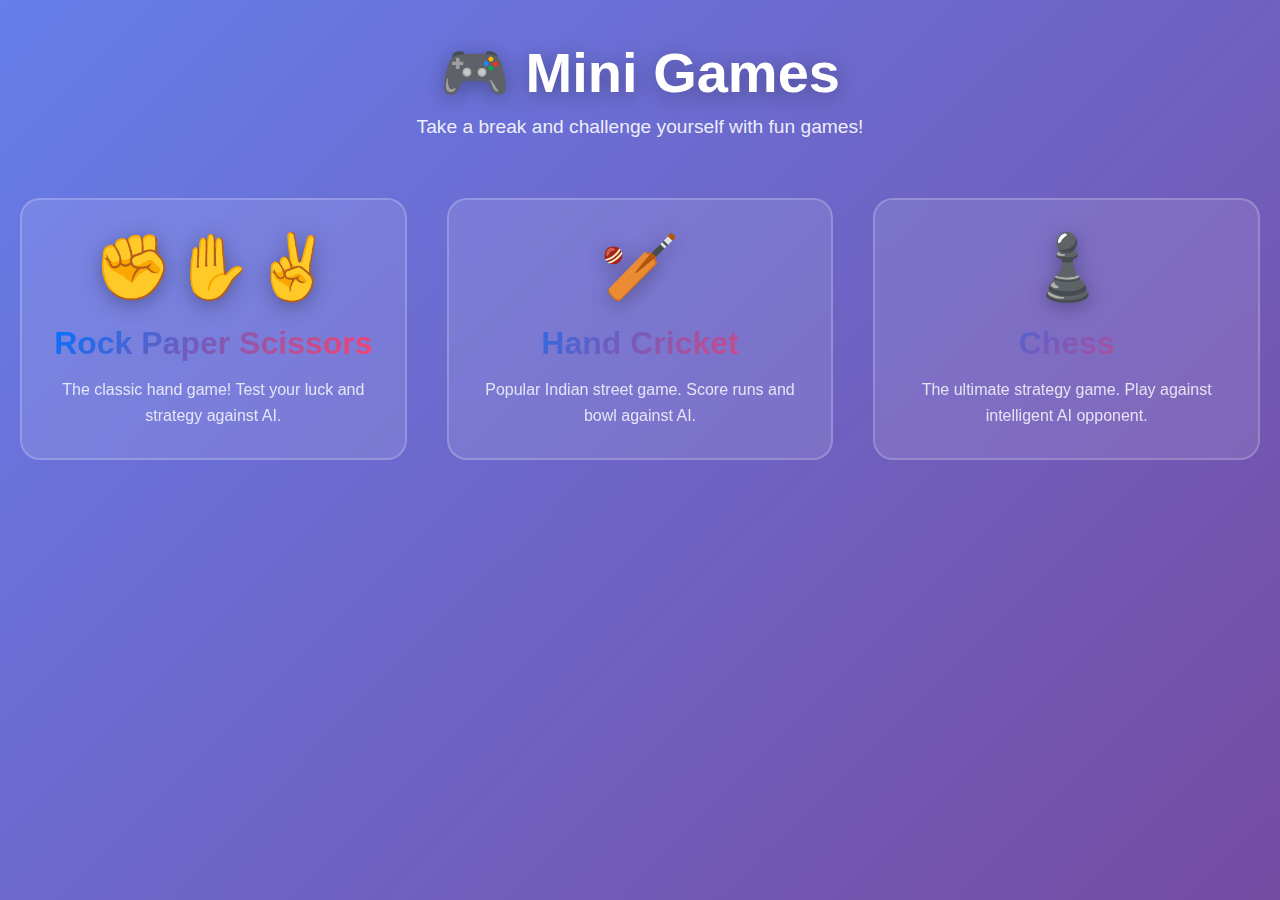
<file: index.html>
<!DOCTYPE html>
<html lang="en">
<head>
    <meta charset="UTF-8">
    <meta name="viewport" content="width=device-width, initial-scale=1.0">
    <title>EpicScholar - Mini Games</title>
    <style>
        * {
            margin: 0;
            padding: 0;
            box-sizing: border-box;
        }

        body {
            font-family: 'Segoe UI', Tahoma, Geneva, Verdana, sans-serif;
            background: linear-gradient(135deg, #667eea 0%, #764ba2 100%);
            min-height: 100vh;
            overflow-x: hidden;
        }

        .container {
            max-width: 1400px;
            margin: 0 auto;
            padding: 40px 20px;
        }

        .header {
            text-align: center;
            margin-bottom: 60px;
            animation: fadeInDown 0.8s ease;
        }

        .header h1 {
            font-size: 3.5rem;
            color: white;
            text-shadow: 0 4px 20px rgba(0, 0, 0, 0.3);
            margin-bottom: 10px;
        }

        .header p {
            font-size: 1.2rem;
            color: rgba(255, 255, 255, 0.9);
        }

        /* Game Selection Grid */
        .games-grid {
            display: grid;
            grid-template-columns: repeat(auto-fit, minmax(350px, 1fr));
            gap: 40px;
            margin-bottom: 40px;
        }

        .game-card {
            background: rgba(255, 255, 255, 0.1);
            backdrop-filter: blur(10px);
            border-radius: 20px;
            padding: 30px;
            cursor: pointer;
            transition: all 0.4s ease;
            border: 2px solid rgba(255, 255, 255, 0.2);
            position: relative;
            overflow: hidden;
            animation: fadeInUp 0.8s ease;
        }

        .game-card::before {
            content: '';
            position: absolute;
            top: 0;
            left: -100%;
            width: 100%;
            height: 100%;
            background: linear-gradient(135deg, #0072ff, #ff416c);
            opacity: 0;
            transition: all 0.4s ease;
            z-index: -1;
        }

        .game-card:hover::before {
            left: 0;
            opacity: 0.3;
        }

        .game-card:hover {
            transform: translateY(-10px);
            box-shadow: 0 20px 40px rgba(0, 0, 0, 0.3);
            border-color: #ff416c;
        }

        .game-icon {
            font-size: 4rem;
            text-align: center;
            margin-bottom: 20px;
            filter: drop-shadow(0 4px 10px rgba(0, 0, 0, 0.3));
        }

        .game-card h2 {
            color: white;
            font-size: 2rem;
            text-align: center;
            margin-bottom: 15px;
            background: linear-gradient(135deg, #0072ff, #ff416c);
            -webkit-background-clip: text;
            -webkit-text-fill-color: transparent;
            background-clip: text;
        }

        .game-card p {
            color: rgba(255, 255, 255, 0.8);
            text-align: center;
            font-size: 1rem;
            line-height: 1.6;
        }

        /* Game Detail View */
        .game-detail {
            display: none;
            animation: slideIn 0.5s ease;
        }

        .game-detail.active {
            display: flex;
            gap: 40px;
            align-items: flex-start;
        }

        .back-button {
            background: linear-gradient(135deg, #0072ff, #ff416c);
            color: white;
            border: none;
            padding: 12px 30px;
            border-radius: 50px;
            font-size: 1rem;
            cursor: pointer;
            margin-bottom: 30px;
            display: inline-flex;
            align-items: center;
            gap: 10px;
            transition: all 0.3s ease;
            box-shadow: 0 4px 15px rgba(0, 0, 0, 0.2);
        }

        .back-button:hover {
            transform: scale(1.05);
            box-shadow: 0 6px 20px rgba(0, 0, 0, 0.3);
        }

        .game-image-section {
            flex: 1;
            background: rgba(255, 255, 255, 0.1);
            backdrop-filter: blur(10px);
            border-radius: 20px;
            padding: 40px;
            border: 2px solid rgba(255, 255, 255, 0.2);
            text-align: center;
        }

        .game-image {
            font-size: 15rem;
            margin-bottom: 20px;
            filter: drop-shadow(0 10px 30px rgba(0, 0, 0, 0.4));
        }

        .game-image-section h2 {
            color: white;
            font-size: 2.5rem;
            background: linear-gradient(135deg, #0072ff, #ff416c);
            -webkit-background-clip: text;
            -webkit-text-fill-color: transparent;
            background-clip: text;
        }

        .rules-section {
            flex: 1;
            background: rgba(255, 255, 255, 0.1);
            backdrop-filter: blur(10px);
            border-radius: 20px;
            padding: 40px;
            border: 2px solid rgba(255, 255, 255, 0.2);
            max-height: 600px;
            overflow-y: auto;
            position: relative;
        }

        .rules-section::-webkit-scrollbar {
            width: 10px;
        }

        .rules-section::-webkit-scrollbar-track {
            background: rgba(255, 255, 255, 0.1);
            border-radius: 10px;
        }

        .rules-section::-webkit-scrollbar-thumb {
            background: linear-gradient(135deg, #0072ff, #ff416c);
            border-radius: 10px;
        }

        .rules-section h3 {
            color: white;
            font-size: 1.8rem;
            margin-bottom: 20px;
            background: linear-gradient(135deg, #0072ff, #ff416c);
            -webkit-background-clip: text;
            -webkit-text-fill-color: transparent;
            background-clip: text;
        }

        .rules-section ul {
            list-style: none;
            margin-bottom: 30px;
        }

        .rules-section li {
            color: rgba(255, 255, 255, 0.9);
            font-size: 1.05rem;
            margin-bottom: 15px;
            padding-left: 30px;
            position: relative;
            line-height: 1.6;
        }

        .rules-section li::before {
            content: '▸';
            position: absolute;
            left: 0;
            color: #ff416c;
            font-size: 1.5rem;
        }

        .play-button {
            background: linear-gradient(135deg, #0072ff, #ff416c);
            color: white;
            border: none;
            padding: 18px 50px;
            border-radius: 50px;
            font-size: 1.2rem;
            font-weight: bold;
            cursor: pointer;
            width: 100%;
            margin-top: 20px;
            transition: all 0.3s ease;
            box-shadow: 0 6px 20px rgba(0, 0, 0, 0.3);
            text-transform: uppercase;
            letter-spacing: 1px;
        }

        .play-button:hover {
            transform: scale(1.05);
            box-shadow: 0 8px 30px rgba(0, 0, 0, 0.4);
        }

        @keyframes fadeInDown {
            from {
                opacity: 0;
                transform: translateY(-30px);
            }
            to {
                opacity: 1;
                transform: translateY(0);
            }
        }

        @keyframes fadeInUp {
            from {
                opacity: 0;
                transform: translateY(30px);
            }
            to {
                opacity: 1;
                transform: translateY(0);
            }
        }

        @keyframes slideIn {
            from {
                opacity: 0;
                transform: translateX(30px);
            }
            to {
                opacity: 1;
                transform: translateX(0);
            }
        }

        @media (max-width: 968px) {
            .game-detail.active {
                flex-direction: column;
            }

            .header h1 {
                font-size: 2.5rem;
            }

            .games-grid {
                grid-template-columns: 1fr;
            }
        }
    </style>
</head>
<body>
    <div class="container">
        <div class="header">
            <h1>🎮 Mini Games</h1>
            <p>Take a break and challenge yourself with fun games!</p>
        </div>

        <!-- Game Selection Grid -->
        <div id="gameSelection" class="games-grid">
            <div class="game-card" onclick="showGameDetail('rps')">
                <div class="game-icon">✊✋✌️</div>
                <h2>Rock Paper Scissors</h2>
                <p>The classic hand game! Test your luck and strategy against AI.</p>
            </div>

            <div class="game-card" onclick="showGameDetail('cricket')">
                <div class="game-icon">🏏</div>
                <h2>Hand Cricket</h2>
                <p>Popular Indian street game. Score runs and bowl against AI.</p>
            </div>

            <div class="game-card" onclick="showGameDetail('chess')">
                <div class="game-icon">♟️</div>
                <h2>Chess</h2>
                <p>The ultimate strategy game. Play against intelligent AI opponent.</p>
            </div>
        </div>

        <!-- Game Detail Views -->
        <div id="rpsDetail" class="game-detail">
            <div style="width: 100%;">
                <button class="back-button" onclick="backToSelection()">← Back to Games</button>
                <div style="display: flex; gap: 40px; align-items: flex-start;">
                    <div class="game-image-section">
                        <div class="game-image">✊✋✌️</div>
                        <h2>Rock Paper Scissors</h2>
                    </div>
                    <div class="rules-section">
                        <h3>How to Play</h3>
                        <ul>
                            <li>Choose between Rock, Paper, or Scissors</li>
                            <li>The AI will make its choice simultaneously</li>
                            <li>Rock beats Scissors</li>
                            <li>Scissors beats Paper</li>
                            <li>Paper beats Rock</li>
                            <li>First to win 5 rounds is the champion!</li>
                        </ul>
                        <h3>Game Rules</h3>
                        <ul>
                            <li>Each round is independent of previous results</li>
                            <li>Quick decision-making is encouraged</li>
                            <li>Try to predict AI patterns for strategic advantage</li>
                            <li>Best of luck beats best of strategy!</li>
                        </ul>
                        <button class="play-button" onclick="startGame('rps.html')">🎮 Start Playing with AI</button>
                    </div>
                </div>
            </div>
        </div>

        <div id="cricketDetail" class="game-detail">
            <div style="width: 100%;">
                <button class="back-button" onclick="backToSelection()">← Back to Games</button>
                <div style="display: flex; gap: 40px; align-items: flex-start;">
                    <div class="game-image-section">
                        <div class="game-image">🏏</div>
                        <h2>Hand Cricket</h2>
                    </div>
                    <div class="rules-section">
                        <h3>How to Play</h3>
                        <ul>
                            <li>Choose a number from 1 to 6 with your hand</li>
                            <li>When batting: Your number becomes your runs</li>
                            <li>When bowling: Try to match opponent's number to get them out</li>
                            <li>If both show same number, batsman is OUT!</li>
                            <li>Each team gets one innings to score maximum runs</li>
                        </ul>
                        <h3>Game Rules</h3>
                        <ul>
                            <li>Toss decides who bats first</li>
                            <li>Batting team tries to score as many runs as possible</li>
                            <li>One wicket per innings - get out and innings ends</li>
                            <li>Bowling team tries to match the batsman's number</li>
                            <li>Chase the target in second innings to win</li>
                            <li>Strategic number selection is key to winning</li>
                        </ul>
                        <button class="play-button" onclick="startGame('handcricket.html')">🎮 Start Playing with AI</button>
                    </div>
                </div>
            </div>
        </div>

        <div id="chessDetail" class="game-detail">
            <div style="width: 100%;">
                <button class="back-button" onclick="backToSelection()">← Back to Games</button>
                <div style="display: flex; gap: 40px; align-items: flex-start;">
                    <div class="game-image-section">
                        <div class="game-image">♟️</div>
                        <h2>Chess</h2>
                    </div>
                    <div class="rules-section">
                        <h3>How to Play</h3>
                        <ul>
                            <li>Click on a piece to select it</li>
                            <li>Valid moves will be highlighted</li>
                            <li>Click on a highlighted square to move</li>
                            <li>Capture opponent pieces by moving to their square</li>
                            <li>Protect your King at all costs!</li>
                        </ul>
                        <h3>Game Rules</h3>
                        <ul>
                            <li>Each piece moves in specific patterns</li>
                            <li>Pawns move forward, capture diagonally</li>
                            <li>Knights move in L-shape (2+1 squares)</li>
                            <li>Bishops move diagonally any distance</li>
                            <li>Rooks move horizontally/vertically any distance</li>
                            <li>Queen combines Bishop and Rook movements</li>
                            <li>King moves one square in any direction</li>
                            <li>Goal: Checkmate opponent's King</li>
                            <li>Checkmate = King under attack with no escape</li>
                            <li>Special moves: Castling, En Passant, Pawn Promotion</li>
                        </ul>
                        <button class="play-button" onclick="startGame('chess.html')">🎮 Start Playing with AI</button>
                    </div>
                </div>
            </div>
        </div>
    </div>

    <script>
        function showGameDetail(game) {
            // Hide game selection
            document.getElementById('gameSelection').style.display = 'none';
            
            // Hide all game details
            document.querySelectorAll('.game-detail').forEach(detail => {
                detail.classList.remove('active');
            });
            
            // Show selected game detail
            const detailId = game + 'Detail';
            document.getElementById(detailId).classList.add('active');
            
            // Scroll to top
            window.scrollTo({ top: 0, behavior: 'smooth' });
        }

        function backToSelection() {
            // Hide all game details
            document.querySelectorAll('.game-detail').forEach(detail => {
                detail.classList.remove('active');
            });
            
            // Show game selection
            document.getElementById('gameSelection').style.display = 'grid';
            
            // Scroll to top
            window.scrollTo({ top: 0, behavior: 'smooth' });
        }

        function startGame(gameFile) {
            // Navigate to the game file
            window.location.href = gameFile;
        }
    </script>
</body>
</html>
</file>
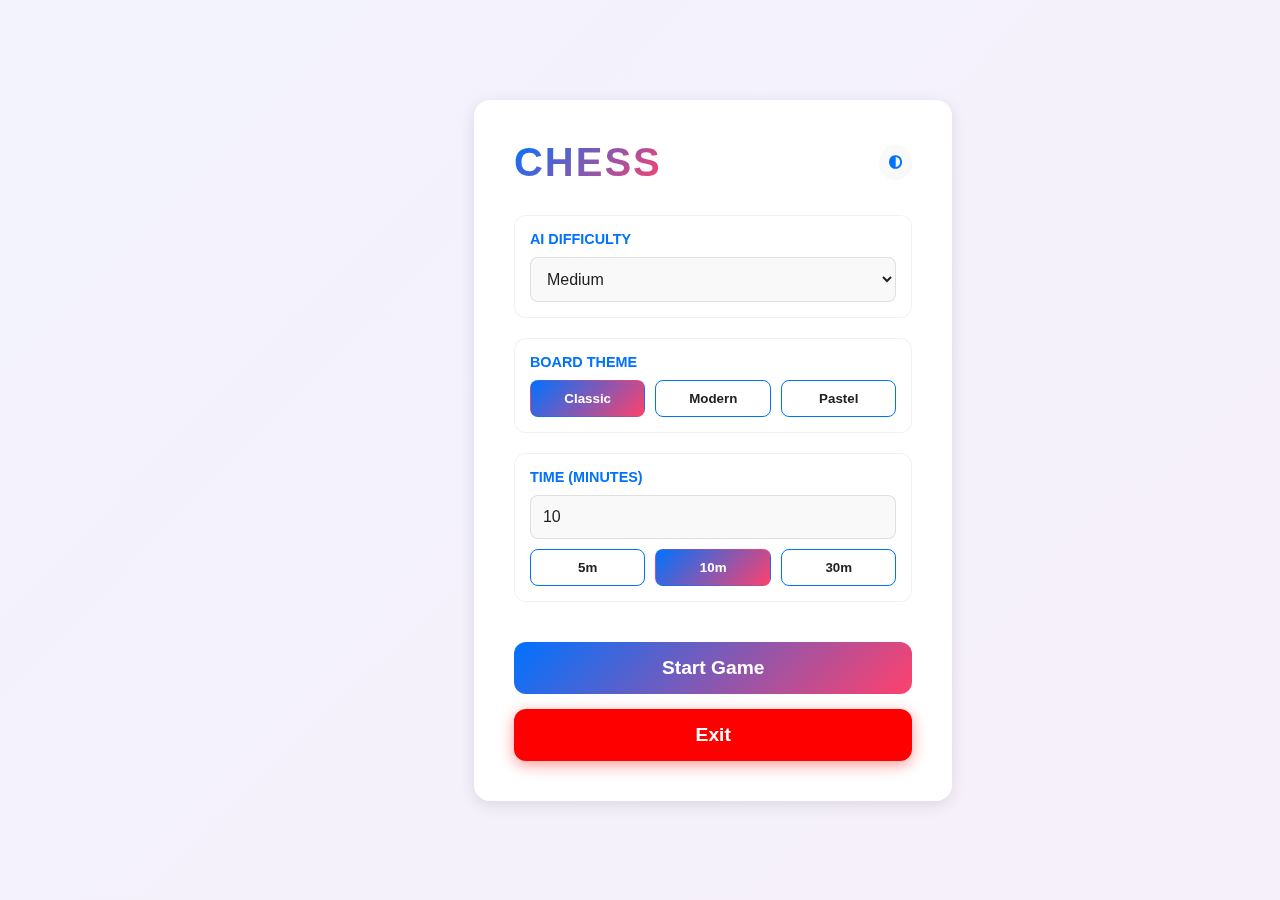
<file: chess.html>
<!DOCTYPE html>
<html lang="en">
<head>
  <meta charset="UTF-8" />
  <meta name="viewport" content="width=device-width, initial-scale=1.0" />
  <title>CHESS - Menu</title>
  <link rel="stylesheet" href="https://cdnjs.cloudflare.com/ajax/libs/font-awesome/6.5.0/css/all.min.css">
  <link rel="stylesheet" href="chess.css">
</head>
<body class="light">
    <div class="background-animation"></div>

    <div class="start-screen visible">
        <div class="setup-card hover-pop">
            <div class="card-header">
                <h1 class="logo-title">CHESS</h1>
                <button class="btn theme-toggle-btn icon-only" onclick="toggleTheme()" title="Switch Theme">
                    <i class="fas fa-adjust"></i>
                </button>
            </div>
            
            <!-- AI Difficulty -->
            <div class="setting-group hover-pop">
                <label>AI Difficulty</label>
                <select id="ai-difficulty" class="ios-select">
                    <option value="1">Easy</option>
                    <option value="2" selected>Medium</option>
                    <option value="3">Hard</option>
                </select>
            </div>

            <!-- Theme -->
            <div class="setting-group hover-pop">
                <label>Board Theme</label>
                <div class="theme-options">
                    <button class="theme-btn active" data-theme="classic" onclick="selectTheme('classic')">Classic</button>
                    <button class="theme-btn" data-theme="modern" onclick="selectTheme('modern')">Modern</button>
                    <button class="theme-btn" data-theme="pastel" onclick="selectTheme('pastel')">Pastel</button>
                </div>
            </div>

            <!-- Timer -->
            <div class="setting-group hover-pop">
                <label>Time (Minutes)</label>
                <input type="number" id="game-time" class="ios-input" value="10" min="1" max="60">
                <div class="timer-presets">
                    <button class="timer-btn" onclick="setTimer(5)">5m</button>
                    <button class="timer-btn active" onclick="setTimer(10)">10m</button>
                    <button class="timer-btn" onclick="setTimer(30)">30m</button>
                </div>
            </div>

            <button class="start-btn hover-pop" onclick="startGame()">
                Start Game
            </button>
            
            <!-- Visual-only Exit Button -->
            <button class="fake-exit-btn hover-pop">
                Exit
            </button>
        </div>
    </div>

    <script src="chess.js"></script>
</body>
</html>
</file>
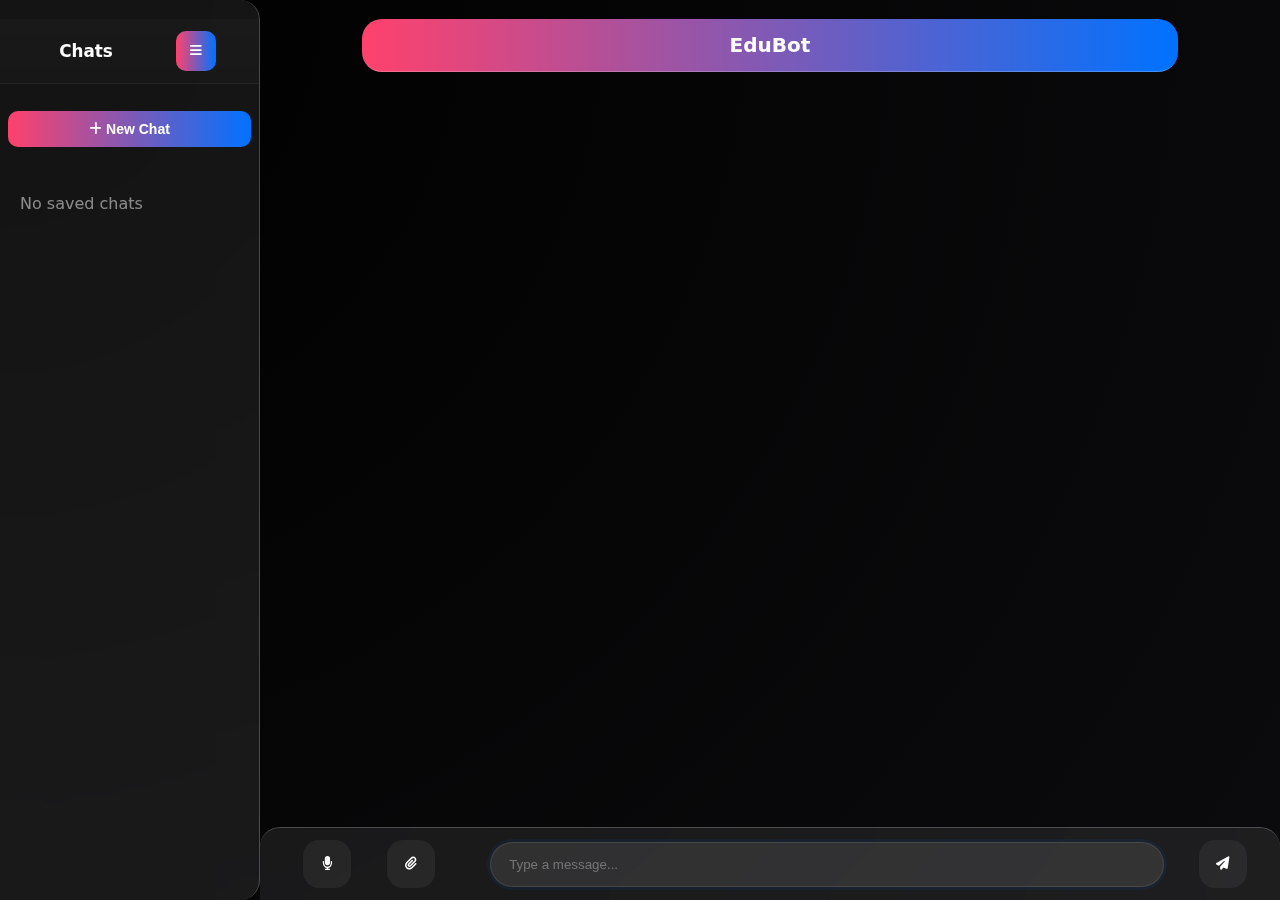
<file: edubot.html>
<!DOCTYPE html>
<html lang="en">
<head>
<meta charset="utf-8" />
<meta name="viewport" content="width=device-width,initial-scale=1" />
<title>EpicScholar EduBot</title>
<link rel="stylesheet" href="https://cdnjs.cloudflare.com/ajax/libs/font-awesome/6.5.2/css/all.min.css"/>
<style>
/* ===========================
   ROOT + GLOBAL
=========================== */
:root {
  --grad: linear-gradient(90deg, #ff416c, #0072ff);
  --glass: rgba(255, 255, 255, 0.08);
  --border: rgba(255, 255, 255, 0.22);
  --blur: 16px;
}

* {
  box-sizing: border-box;
}

body {
  margin: 0;
  font-family: "Poppins", system-ui, -apple-system, "Segoe UI", Roboto, "Helvetica Neue", Arial;
  height: 100vh;
  display: flex;
  background: radial-gradient(circle at top left, #000, #0b0b0d);
  color: #fff;
  overflow: hidden;
}

/* ===========================
   SIDEBAR
=========================== */
.sidebar {
  width: 260px;
  min-width: 60px;
  background: var(--glass);
  border-right: 1px solid var(--border);
  backdrop-filter: blur(var(--blur));
  display: flex;
  flex-direction: column;
  transition: width .32s ease;
  border-radius: 0 20px 20px 0;
}

.sidebar.min {
  width: 60px;
}

.sidebar header {
  display: flex;
  align-items: center;
  justify-content: space-between;
  padding: 12px 14px;
  border-bottom: 1px solid rgba(255,255,255,0.04);
  background: linear-gradient(180deg, rgba(255,255,255,0.02), rgba(255,255,255,0.01));
}

.sidebar .title {
  font-weight: 700;
  font-size: 1.05rem;
  margin-left: 6px;
}

.hambtn {
  width: 40px;
  height: 40px;
  border-radius: 10px;
  border: none;
  background: var(--grad);
  display: flex;
  align-items: center;
  justify-content: center;
  color: white;
  cursor: pointer;
}

.new-chat-btn {
  width: calc(100% - 16px);
  padding: 10px 8px;
  margin: 8px;
  border: none;
  border-radius: 10px;
  background: var(--grad);
  color: white;
  font-weight: 600;
  cursor: pointer;
  transition: transform .2s;
  font-size: 14px;
}

.new-chat-btn:hover {
  transform: translateY(-2px);
}

.sidebar.min .title,
.sidebar.min .new-chat-btn,
.sidebar.min .hist {
  display: none;
}

.hist {
  padding: 10px;
  overflow-y: auto;
  flex: 1;
}

.hist-section h4 {
  font-size: 12px;
  color: rgba(255,255,255,0.6);
  margin: 8px 6px;
}

.chat-entry {
  display: flex;
  align-items: center;
  padding: 10px;
  margin: 6px 4px;
  cursor: pointer;
  border-radius: 10px;
  transition: background .2s, transform .15s;
}

.chat-entry:hover {
  background: linear-gradient(90deg, rgba(255,65,108,0.12), rgba(0,198,255,0.06));
  transform: translateY(-2px);
}

/* ===========================
   MAIN AREA
=========================== */
.main {
  flex: 1;
  display: flex;
  flex-direction: column;
  overflow: hidden;
}

.header-main {
  padding: 14px 18px;
  text-align: center;
  font-weight: 700;
  font-size: 1.25rem;
  background: var(--grad);
  border-bottom: 1px solid var(--border);
  backdrop-filter: blur(var(--blur));
  position: relative;
  left: 10%;
  width: 80%;
  border-radius: 20px;
}

.container {
  display: flex;
  flex-direction: column;
  flex: 1;
  overflow: hidden;
}

#chat {
  flex: 1;
  overflow-y: auto;
  padding: 22px;
  display: flex;
  flex-direction: column;
  gap: 14px;
  scroll-behavior: smooth;
}

#chat::-webkit-scrollbar {
  width: 8px;
}

#chat::-webkit-scrollbar-thumb {
  background: rgba(255,255,255,0.08);
  border-radius: 10px;
}

/* ===========================
   MESSAGE BUBBLES
=========================== */
.message {
  max-width: 85%;
  padding: 14px 18px;
  border-radius: 12px;
  line-height: 1.6;
  position: relative;
  word-break: break-word;
  display: flex;
  flex-direction: column;
  gap: 8px;
}

.user {
  align-self: flex-end;
  background: var(--grad);
  color: #fff;
  border-radius: 18px;
  box-shadow: 0 6px 20px rgba(255,65,108,0.18);
}

.bot {
  align-self: flex-start;
  background: rgba(255,255,255,0.03);
  border: 1px solid rgba(255,255,255,0.08);
  color: #fff;
  border-radius: 12px;
  backdrop-filter: blur(10px);
}

/* ===========================
   ACTION BAR (COPY / READ / STOP)
=========================== */
.actions-bar {
  position: absolute;
  right: 0;
  top: 100%;
  transform: translateY(4px);
  font-size: 11px;
  display: flex;
  align-items: center;
  gap: 6px;
  opacity: 0;
  visibility: hidden;
  transition: opacity .3s, visibility .3s;
  background: rgba(0,0,0,0.4);
  padding: 4px 8px;
  border-radius: 8px;
  backdrop-filter: blur(5px);
  z-index: 10;
}

.message.user .actions-bar {
  left: 0;
  right: auto;
}

.message:hover .actions-bar {
  opacity: 1;
  visibility: visible;
}

.action-btn {
  background: none;
  border: none;
  color: #fff;
  cursor: pointer;
  font-size: 16px;
  padding: 2px;
  transition: color .1s, transform .1s;
}

.action-btn:hover {
  color: #0072ff;
  transform: translateY(-1px);
}

.action-btn.active {
  color: #ff416c;
}

.timestamp {
  display: none;
}

/* ===========================
   IMAGES INSIDE MESSAGES
=========================== */
.message-images {
  display: flex;
  flex-wrap: wrap;
  gap: 8px;
}

.inline-image {
  max-width: 100%;
  max-height: 300px;
  border-radius: 8px;
  object-fit: cover;
}

/* ===========================
   TYPING INDICATOR
=========================== */
.typing-container {
  display: flex;
  align-items: center;
  gap: 4px;
  padding: 4px 8px;
  background: rgba(255,255,255,0.06);
  border-radius: 12px;
}

.typing-container span {
  color: rgba(255,255,255,0.7);
  font-size: 14px;
}

.dot {
  width: 8px;
  height: 8px;
  background: var(--grad);
  border-radius: 50%;
  animation: bounce 1.2s infinite ease-in-out;
}

.dot:nth-child(1) {
  animation-delay: -0.32s;
}
.dot:nth-child(2) {
  animation-delay: -0.16s;
}

@keyframes bounce {
  0%, 80%, 100% { transform: translateY(0); opacity: 1; }
  40% { transform: translateY(-6px); opacity: 0.8; }
}

/* ===========================
   CURSOR (STREAMING)
=========================== */
.cursor {
  width: 8px;
  height: 8px;
  background: var(--grad);
  display: inline-block;
  border-radius: 50%;
  animation: cursor-blink 1s step-end infinite;
}

@keyframes cursor-blink {
  50% { opacity: 0; }
}

/* ===========================
   ATTACHMENTS PREVIEW
=========================== */
.attach-row {
  position: fixed;
  left: 260px;
  right: 0;
  bottom: 75px;
  padding: 10px 20px;
  display: flex; 
  gap: 10px;
  flex-wrap: wrap;
  align-items: center;
  transition: left .32s ease;
}

.sidebar.min ~ .main .attach-row {
  left: 60px;
}

.attach-thumb {
  width: 78px;
  height: 78px;
  object-fit: cover;
  border-radius: 12px;
  border: 1px solid rgba(255,255,255,0.12);
  box-shadow: 0 6px 18px rgba(0,0,0,0.6);
}

/* ===========================
   INPUT AREA
=========================== */
.input-row {
  position: fixed;
  left: 260px;
  right: 0;
  bottom: 0;
  padding: 12px 18px;
  display: flex;
  gap: 10px;
  align-items: center;
  background: var(--glass);
  border-top: 1px solid var(--border);
  backdrop-filter: blur(var(--blur));
  transition: left .32s ease;
  border-radius: 20px 20px 0 0;
}

.sidebar.min ~ .main .input-row {
  left: 60px;
}

.input-row input[type="text"] {
  flex: 1;
  padding: 14px 18px;
  border-radius: 28px;
  border: 1px solid rgba(255,255,255,0.1);
  background: rgba(255,255,255,0.06);
  color: #fff;
  outline: none;
  transition: .2s;
}

.input-row input[type="text"]:focus {
  background: rgba(255,255,255,0.1);
  box-shadow: 0 0 0 2px rgba(0,114,255,0.4);
}

.icon-btn {
  width: 48px;
  height: 48px;
  border-radius: 16px;
  background: rgba(255,255,255,0.06);
  border: none;
  display: flex;
  align-items: center;
  justify-content: center;
  transition: .2s;
  color: #fff;
  cursor: pointer;
}

.icon-btn:hover {
  transform: translateY(-2px);
  background: rgba(255,255,255,0.1);
  box-shadow: 0 8px 22px rgba(0,0,0,0.6);
}

.icon-btn.recording {
  background: var(--grad);
  animation: pulse 1s ease-in-out infinite;
}

@keyframes pulse {
  0%,100% { box-shadow: 0 0 0 0 rgba(255,65,108,0.7); }
  50% { box-shadow: 0 0 0 8px rgba(255,65,108,0.3); }
}

/* ===========================
   SCROLL TO BOTTOM BUTTON
=========================== */
.scroll-bottom {
  position: fixed;
  right: 40%;
  bottom: 100px;
  width: 46px;
  height: 46px;
  border-radius: 50%;
  background: var(--grad);
  box-shadow: 0 12px 30px rgba(0,0,0,0.6);
  display: none;
  align-items: center;
  justify-content: center;
  color: white;
  cursor: pointer;
}

.scroll-bottom.show {
  display: flex;
}

/* ===========================
   MARKDOWN TABLES
=========================== */
.markdown-table {
  border-collapse: collapse;
  margin: 12px 0;
  width: 100%;
  background: rgba(255,255,255,0.02);
  border-radius: 8px;
  overflow: hidden;
}

.markdown-table th {
  background: rgba(255,255,255,0.08);
  border: 1px solid rgba(255,255,255,0.12);
  padding: 10px 14px;
  font-weight: 600;
}

.markdown-table td {
  border: 1px solid rgba(255,255,255,0.08);
  padding: 10px 14px;
}

/* ===========================
   RESPONSIVE
=========================== */
@media (max-width:900px) {
  .sidebar {
    position: absolute;
    z-index: 40;
    transform: translateX(-100%);
  }
  .sidebar.show { transform: none; }
  .sidebar.min { transform: translateX(-100%); }

  .sidebar ~ .main .input-row,
  .sidebar ~ .main .attach-row {
    left: 0;
  }
}

/* ---------- end CSS changes ---------- */
.message .carousel {
  position: relative;
  width: 100%;
  height: 320px;
  display:flex;
  align-items:center;
  justify-content:center;
  overflow:hidden;
  background: rgba(0,0,0,0.06);
  border-radius: 8px;
}
.message .carousel img {
  max-width:100%;
  max-height:100%;
  object-fit: contain; /* ensure entire video/image visible */
  display:block;
  margin:0 auto;
}
.carousel .nav-btn{
  position: absolute;
  top: 50%;
  transform: translateY(-50%);
  width: 42px;
  height: 42px;
  border-radius: 50%;
  background: rgba(0,0,0,0.45);
  color: white;
  border: none;
  display:flex;
  align-items:center;
  justify-content:center;
  cursor:pointer;
  z-index: 20;
  transition: transform .12s;
}
.carousel .nav-btn:hover{ transform: translateY(-50%) scale(1.06); }
.carousel .nav-prev{ left: 8px; }
.carousel .nav-next{ right: 8px; }

/* big floating overlay for like/heart feedback */
.big-overlay {
  position:absolute;
  left:50%; top:50%;
  transform: translate(-50%,-50%) scale(0.6);
  font-size: 96px;
  opacity: 0;
  pointer-events:none;
  text-shadow: 0 8px 32px rgba(0,0,0,0.6);
  transition: transform .45s cubic-bezier(.2,.9,.2,1), opacity .45s ease;
  z-index: 1200;
  will-change: transform, opacity;
}
.big-overlay.show {
  opacity: 0.98;
  transform: translate(-50%,-50%) scale(1.05);
}
.big-overlay.hide {
  opacity: 0;
  transform: translate(-50%,-50%) scale(1.4);
}

/* small like/love action buttons inside messages */
.action-btn.like, .action-btn.love {
  display:inline-flex; align-items:center; justify-content:center;
  gap:6px;
}
/* typewriter cursor */
.message .cursor {
  display:inline-block;
  width:8px; height:14px; background:var(--grad);
  border-radius:2px; margin-left:6px;
  animation: cursor-blink 1s step-end infinite;
}
/* ensure videos inside media are fully visible */
.media video, .message .carousel video { object-fit: contain !important; width:100% !important; height:100% !important; }
/* search focus gradient (already present but ensure specificity) */
.input-row input[type="text"]:focus, #searchBar:focus { box-shadow: 0 0 0 3px rgba(0,114,255,0.08); }
/* ...existing code... */
</style>
</head>
<body>

<div class="sidebar" id="sidebar">
  <header>
    <span class="title">Chats</span>
    <button class="hambtn" id="hambtn" title="Toggle history"><i class="fa-solid fa-bars"></i></button>
  </header>
  <button class="new-chat-btn" id="newChatBtn"><i class="fa-solid fa-plus"></i> New Chat</button>
  <div class="hist" id="history"></div>
</div>

<div class="main">
  <div class="header-main" id="headerTitle">EduBot</div>
  <div class="container">
    <div id="chat"></div>
    <div class="attach-row" id="attachRow" aria-hidden="true"></div>
  </div>

  <div class="input-row" id="inputRow">
    <button class="icon-btn" id="voiceBtn" title="Voice"><i class="fa-solid fa-microphone"></i></button>
    <button class="icon-btn" id="fileBtn" title="Attach"><i class="fa-solid fa-paperclip"></i></button>
    <input type="file" id="fileInput" multiple style="display:none" />
    <input type="text" id="userInput" placeholder="Type a message..." />
    <button class="icon-btn" id="sendBtn" title="Send"><i class="fa-solid fa-paper-plane"></i></button>
  </div>
</div>

<button class="scroll-bottom" id="scrollBtn" title="Scroll to bottom"><i class="fa-solid fa-arrow-down"></i></button>

<script>
/* ---------- State ---------- */
const sidebar = document.getElementById('sidebar');
const hambtn = document.getElementById('hambtn');
const newChatBtn = document.getElementById('newChatBtn');
const headerTitle = document.getElementById('headerTitle');
const historyEl = document.getElementById('history');
const chatEl = document.getElementById('chat');
const attachRow = document.getElementById('attachRow');
const fileBtn = document.getElementById('fileBtn');
const fileInput = document.getElementById('fileInput');
const sendBtn = document.getElementById('sendBtn');
const input = document.getElementById('userInput');
const voiceBtn = document.getElementById('voiceBtn');
const scrollBtn = document.getElementById('scrollBtn');
const inputRow = document.getElementById('inputRow');

let attachedFiles = [];
let conversationHistory = [];
let savedConversations = JSON.parse(localStorage.getItem('edubot_saved')||'[]');
let currentChatId = null;
let currentChatTitle = 'New Chat';
let isStreaming = false;
let sessionStarted = Date.now();

/* ---------- Autoscroll state ---------- */
let autoScroll = true; // if true, new content scrolls to bottom
const BOTTOM_THRESHOLD = 12; // px from bottom considered "at bottom"

/* ---------- TTS (Text-to-Speech) Logic for Streaming and Read Aloud (Updated) ---------- */
const synth = window.speechSynthesis;
let currentUtterance = null;
let currentReadBtn = null; // Track which button initiated the current reading

// Function to reset the state of the read aloud button
function resetReadButton() {
    if (currentReadBtn) {
        currentReadBtn.innerHTML = '<i class="fa-solid fa-volume-up"></i>';
        currentReadBtn.classList.remove('active');
        currentReadBtn = null;
    }
}

function stopSpeaking() {
    if (synth.speaking || synth.paused) {
        synth.cancel();
    }
    // Reset the state globally
    resetReadButton();
    currentUtterance = null;
}

// Global function to toggle play/pause/start
function readMessage(button) {
    // 1. Check if speech is currently paused
    if (synth.paused) {
        synth.resume();
        button.innerHTML = '<i class="fa-solid fa-pause"></i>';
        button.classList.add('active');
        return;
    }

    // 2. Check if speech is currently playing (and this button initiated it)
    if (synth.speaking && currentUtterance && currentReadBtn === button) {
        synth.pause();
        button.innerHTML = '<i class="fa-solid fa-play"></i>';
        button.classList.add('active'); // Keep active to show state
        return;
    }
    
    // 3. Stop any existing speech and prepare to start new speech
    stopSpeaking(); 

    const messageElement = button.closest('.message');
    // Use textContent to get only the readable text, excluding markdown formatting
    const messageText = messageElement.querySelector('.message-text').textContent; 
    
    const utterance = new SpeechSynthesisUtterance(messageText);
    utterance.pitch = 1;
    utterance.rate = 1.1;

    // Setup event handlers
    utterance.onstart = () => {
        button.innerHTML = '<i class="fa-solid fa-pause"></i>';
        button.classList.add('active');
    };
    utterance.onend = () => {
        resetReadButton(); // Reset when finished
    };

    // Start speaking
    currentUtterance = utterance;
    currentReadBtn = button;
    synth.speak(utterance);
}

/* --- Action Bar Handlers --- */
function copyToClipboard(button) {
    const messageElement = button.closest('.message');
    // Find the primary text content to copy, excluding timestamps/actions
    const messageText = messageElement.querySelector('.message-text').textContent;
    
    if (navigator.clipboard) {
        navigator.clipboard.writeText(messageText).then(() => {
            alert('Message copied to clipboard!'); // Use alert as a simple feedback mechanism
        }).catch(err => {
            console.error('Failed to copy: ', err);
        });
    }
}


/* ---------- Session Storage ---------- */
function getSessionChat(){
  const key = `edubot_session_${sessionStarted}`;
  return JSON.parse(sessionStorage.getItem(key) || '{"history":[],"html":"","id":null,"title":"New Chat"}');
}
function saveSessionChat(){
  const key = `edubot_session_${sessionStarted}`;
  sessionStorage.setItem(key, JSON.stringify({
    history: conversationHistory.slice(),
    html: chatEl.innerHTML,
    id: currentChatId,
    title: currentChatTitle
  }));
}

/* ---------- New Chat ---------- */
newChatBtn.addEventListener('click', ()=>{
  if (chatEl.innerHTML.trim() && conversationHistory.length > 0){
    saveCurrentChatToHistory();
  }
  clearChat();
});

function clearChat(){
  chatEl.innerHTML = '';
  conversationHistory = [];
  attachedFiles = [];
  renderAttachPreviews();
  currentChatId = null;
  currentChatTitle = 'New Chat';
  headerTitle.textContent = currentChatTitle;
  input.value = '';
  input.focus();
  sessionStarted = Date.now(); // Start a new session
  saveSessionChat(); // Save the new empty session state
  stopSpeaking(); // Stop speech on new chat
}

/* ---------- Sidebar behavior ---------- */
hambtn.addEventListener('click', () => {
  const isMin = sidebar.classList.toggle('min');
  if (window.innerWidth <= 900) sidebar.classList.toggle('show', !isMin);
});

function renderHistory(){
  historyEl.innerHTML = '';
  if (!savedConversations.length) {
    historyEl.innerHTML = '<div style="padding:10px;color:rgba(255,255,255,0.5)">No saved chats</div>';
    return;
  }
  const now = new Date();
  const groups = {Today:[], Yesterday:[], Older:[]};
  for (const c of savedConversations){
    const d = new Date(c.date);
    const diff = (now - d)/(1000*60*60*24);
    if (diff < 1) groups.Today.push(c);
    else if (diff < 2) groups.Yesterday.push(c);
    else groups.Older.push(c);
  }
  for (const label of ['Today','Yesterday','Older']){
    const list = groups[label];
    if (!list.length) continue;
    const h = document.createElement('div'); h.className='hist-section';
    h.innerHTML = `<h4>${label}</h4>`;
    historyEl.appendChild(h);
    for (const item of list){
      const div = document.createElement('div'); div.className='chat-entry';
      div.innerHTML = `<span>${escapeHtml(item.title)}</span><span class="del" style="margin-left:16px;opacity:.7">🗑</span>`;
      div.querySelector('.del').addEventListener('click', (ev)=>{
        ev.stopPropagation();
        savedConversations = savedConversations.filter(s=>s.id!==item.id);
        localStorage.setItem('edubot_saved', JSON.stringify(savedConversations));
        renderHistory();
        if (currentChatId === item.id) {
          clearChat();
        }
      });
      div.addEventListener('click', ()=> {
        if (chatEl.innerHTML.trim() && conversationHistory.length > 0) {
          saveCurrentChatToHistory();
        }
        chatEl.innerHTML = item.html;
        conversationHistory = item.history || [];
        currentChatId = item.id;
        currentChatTitle = item.title;
        headerTitle.textContent = currentChatTitle;
        chatEl.scrollTop = chatEl.scrollHeight;
        attachedFiles = [];
        renderAttachPreviews();
        saveSessionChat();
        stopSpeaking();
      });
      historyEl.appendChild(div);
    }
  }
}
renderHistory();

/* ---------- Helpers ---------- */
function escapeHtml(unsafe){
  return unsafe
    .replace(/&/g,"&amp;")
    .replace(/</g,"&lt;")
    .replace(/>/g,"&gt;")
    .replace(/"/g,"&quot;")
    .replace(/'/g,"&#039;");
}

/* ---------- Improved Markdown Formatter (supports headings, lists, code blocks, inline code, tables, bold/italic) ---------- */
function formatMarkdownToHtml(rawText){
  if (!rawText) return '';
  // First escape to avoid XSS
  const text = escapeHtml(rawText);

  // handle code fences first (``` ... ```)
  const codeBlocks = [];
  let placeholderIndex = 0;
  const codeFenceRe = /```([\s\S]*?)```/g;
  const withPlaceholders = text.replace(codeFenceRe, (m, inner) => {
    const token = `@@CODE_BLOCK_${placeholderIndex}@@`;
    codeBlocks.push(inner);
    placeholderIndex++;
    return token;
  });

  const lines = withPlaceholders.split(/\r?\n/);
  let out = '';
  let inList = false;
  let listType = null; // 'ul' or 'ol'
  let inTable = false;
  let tableRows = [];

  for (let i = 0; i < lines.length; i++){
    let line = lines[i];

    // Table detection: simple pipe tables
    if (/^\s*\|.*\|\s*$/.test(line)){
      inTable = true;
      tableRows.push(line.trim());
      continue;
    } else if (inTable) {
      // flush table
      out += renderTableFromRows(tableRows);
      tableRows = [];
      inTable = false;
    }

    // Headings
    const hMatch = line.match(/^\s*(#{1,6})\s+(.*)$/);
    if (hMatch){
      // close list if open
      if (inList){
        out += closeList(listType);
        inList = false; listType = null;
      }
      const level = hMatch[1].length;
      out += `<h${level}>${inlineFormat(hMatch[2])}</h${level}>`;
      continue;
    }

    // Ordered list
    const olMatch = line.match(/^\s*\d+\.\s+(.*)$/);
    // Unordered list
    const ulMatch = line.match(/^\s*[-*+]\s+(.*)$/);

    if (ulMatch || olMatch){
      const thisType = ulMatch ? 'ul' : 'ol';
      const itemText = (ulMatch ? ulMatch[1] : olMatch[1]).trim();

      if (!inList){
        // open list
        out += `<${thisType}>`;
        inList = true;
        listType = thisType;
      } else if (listType !== thisType){
        // close previous, open new
        out += closeList(listType);
        out += `<${thisType}>`;
        listType = thisType;
      }
      out += `<li>${inlineFormat(itemText)}</li>`;
      continue;
    } else {
      if (inList){
        out += closeList(listType);
        inList = false; listType = null;
      }
    }

    // Blank line -> paragraph break
    if (line.trim() === ''){
      out += '<br/>';
      continue;
    }

    // Inline formatting and simple block paragraphs
    out += `<p style="margin:0;padding:0;">${inlineFormat(line)}</p>`;
  }

  if (inList){
    out += closeList(listType);
  }
  if (inTable && tableRows.length){
    out += renderTableFromRows(tableRows);
  }

  // Put back code blocks
  let final = out;
  for (let j = 0; j < codeBlocks.length; j++){
    const token = `@@CODE_BLOCK_${j}@@`;
    const raw = codeBlocks[j];
    // Keep inner as escaped text but wrap in pre/code
    final = final.split(token).join(`<pre class="code-block" style="background:rgba(0,0,0,0.45);padding:8px;border-radius:6px;overflow:auto"><code>${raw.replace(/</g,'&lt;')}</code></pre>`);
  }

  // Clean multiple <br/>
  final = final.replace(/(<br\/>\s*){2,}/g,'<br/>');

  return final;
}

// helper: inline formatting of bold, italic, inline code, emoji shortcuts
function inlineFormat(s){
  if (!s) return '';
  // inline code `code`
  s = s.replace(/`([^`]+)`/g, '<code style="background:rgba(255,255,255,0.06);padding:2px 6px;border-radius:4px;font-family:monospace;font-size:0.95em">$1</code>');
  // bold **text**
  s = s.replace(/\*\*(.+?)\*\*/g, '<strong>$1</strong>');
  // italic *text*
  s = s.replace(/(^|[^*])\*(?!\*)(.+?)\*(?!\*)/g, (m, p1, p2) => `${p1}<em>${p2}</em>`);
  // emoji shortcuts like :smile:
  s = s.replace(/:([a-z0-9_+-]+):/gi, (m, name) => {
    const map = {smile:'😊', thumbs_up:'👍', heart:'❤️', fire:'🔥', star:'⭐'};
    return map[name] || m;
  });
  // auto-link URLs (simple)
  s = s.replace(/(https?:\/\/[^\s<]+)/g, '<a href="$1" target="_blank" rel="noopener noreferrer">$1</a>');
  return s;
}

function closeList(type){
  return `</${type}>`;
}

function renderTableFromRows(rows){
  // rows are strings like "| a | b |"
  if (!rows.length) return '';
  // sanitize and parse
  const parsed = rows.map(r => r.replace(/^\||\|$/g,'').split('|').map(c => c.trim()));
  // If only one row — treat as normal line(s)
  if (parsed.length < 2) {
    return parsed.map(r => r.join(' | ')).map(cell => `<p>${inlineFormat(cell)}</p>`).join('');
  }
  const header = parsed[0];
  let html = '<table class="markdown-table"><thead><tr>';
  header.forEach(h=> html += `<th>${inlineFormat(h)}</th>`);
  html += '</tr></thead><tbody>';
  for (let i = 1; i < parsed.length; i++){
    const row = parsed[i];
    // skip divider rows like ---|--- 
    if (row.every(c => /^-+$/.test(c))) continue;
    html += '<tr>';
    row.forEach(c=> html += `<td>${inlineFormat(c)}</td>`);
    html += '</tr>';
  }
  html += '</tbody></table>';
  return html;
}

/* ---------- Message rendering ---------- */
function appendMessage(text, sender, images = []) {
    const timestamp = new Date().toLocaleTimeString([], {hour:'2-digit',minute:'2-digit'});

    const div = document.createElement('div');
    div.className=`message ${sender}`;

    // Images
    if (images && images.length > 0){
        const imgContainer = document.createElement('div');
        imgContainer.className = 'message-images';
        images.forEach(imgSrc => {
            const img = document.createElement('img');
            img.src = imgSrc;
            img.className = 'inline-image';
            imgContainer.appendChild(img);
        });
        div.appendChild(imgContainer);
    }

    const content = document.createElement('div');
    content.className = 'message-text';
    content.innerHTML = formatMarkdownToHtml(text); // Initial content if not streaming
    div.appendChild(content);

    // Actions Bar
    const actionsBar = document.createElement('div');
    actionsBar.className = 'actions-bar';
    
    const timestampSpan = document.createElement('span');
    timestampSpan.className = 'timestamp-text';
    timestampSpan.textContent = timestamp;
    actionsBar.appendChild(timestampSpan);

    const copyBtn = document.createElement('button');
    copyBtn.className = 'action-btn';
    copyBtn.innerHTML = '<i class="fa-solid fa-copy"></i>';
    copyBtn.onclick = () => copyToClipboard(copyBtn);
    copyBtn.title = 'Copy message';
    actionsBar.appendChild(copyBtn);

    const readBtn = document.createElement('button');
    readBtn.className = 'action-btn';
    readBtn.innerHTML = '<i class="fa-solid fa-volume-up"></i>';
    readBtn.onclick = () => readMessage(readBtn);
    readBtn.title = 'Read aloud';
    actionsBar.appendChild(readBtn);

    div.appendChild(actionsBar);

    chatEl.appendChild(div);
    if (autoScroll) chatEl.scrollTop = chatEl.scrollHeight;
    return content; // Return the text container for streaming updates
}


function appendUserMessage(text, images) {
    appendMessage(text, 'user', images);
}


/* ---------- Typing indicator (Updated) ---------- */
function showTypingIndicator(){
    const el = document.createElement('div');
    el.className='message bot';
    el.dataset.typing='1';
    el.innerHTML = `
        <div class="typing-container">
            <div class="dot"></div>
            <div class="dot"></div>
            <div class="dot"></div>
            <span>EduBot is thinking</span>
        </div>
    `;
    chatEl.appendChild(el);
    if (autoScroll) chatEl.scrollTop = chatEl.scrollHeight;
    return el;
}
function removeTypingIndicator(el){ if(el && el.parentNode) el.parentNode.removeChild(el); }

/* ---------- Streaming bot message: real-time formatted + autoscroll handling (Updated with TTS) ---------- */
function appendBotMessageStream(text, images = []){
    stopSpeaking(); // Stop any previous speech synthesis immediately

    const timestamp = new Date().toLocaleTimeString([], {hour:'2-digit',minute:'2-digit'});
    
    const div = document.createElement('div');
    div.className='message bot';

    // Add images first if any
    if (images.length > 0){
        const imgContainer = document.createElement('div');
        imgContainer.className = 'message-images';
        images.forEach(img => {
            const imgEl = document.createElement('img');
            imgEl.src = img;
            imgEl.className = 'inline-image';
            imgContainer.appendChild(imgEl);
        });
        div.appendChild(imgContainer);
    }

    const textContainer = document.createElement('div');
    textContainer.className = 'message-text';
    div.appendChild(textContainer);

    // Actions Bar (initially empty, filled on finalization)
    const actionsBar = document.createElement('div');
    actionsBar.className = 'actions-bar';
    div.appendChild(actionsBar);


    chatEl.appendChild(div);
    if (autoScroll) chatEl.scrollTop = chatEl.scrollHeight;

    // Split by words/punctuation chunks for better TTS/streaming
    const tokens = text.match(/[^.!?]+[.!?]|\s+|\S+/g) || [text]; 
    let idx = 0;
    let currentText = '';
    isStreaming = true;
    sendBtn.innerHTML = '<i class="fa-solid fa-square"></i>';

    const pump = async () => {
        if (!isStreaming) {
            finalizeStream();
            return;
        }

        if (idx >= tokens.length) {
            finalizeStream();
            return;
        }

        const chunk = tokens[idx];
        currentText += chunk;
        idx++;
        
        // NO AUTOMATIC READ ALOUD HERE

        // REAL-TIME formatting and CURSOR
        const formatted = formatMarkdownToHtml(currentText);
        textContainer.innerHTML = formatted + `<span class="cursor"></span>`;

        if (autoScroll) chatEl.scrollTop = chatEl.scrollHeight;

        const delay = 35;
        await new Promise(r => setTimeout(r, delay));
        pump();
    };

    const finalizeStream = () => {
        // Clean up cursor
        textContainer.innerHTML = formatMarkdownToHtml(currentText);

        // Add final actions bar content
        actionsBar.innerHTML = `
            <span class="timestamp-text">${timestamp}</span>
            <button class="action-btn" onclick="copyToClipboard(this)" title="Copy message"><i class="fa-solid fa-copy"></i></button>
            <button class="action-btn" onclick="readMessage(this)" title="Read aloud"><i class="fa-solid fa-volume-up"></i></button>
        `;
        
        isStreaming = false;
        sendBtn.innerHTML = '<i class="fa-solid fa-paper-plane"></i>';
        saveSessionChat();
        if (autoScroll) chatEl.scrollTop = chatEl.scrollHeight;
    };

    pump();
}

/* ---------- Error message ---------- */
function appendBotMessageError(msg){
    stopSpeaking();
    const timestamp = new Date().toLocaleTimeString([], {hour:'2-digit',minute:'2-digit'});

    const div = document.createElement('div');
    div.className='message bot';
    div.innerHTML = escapeHtml(msg);

    const actionsBar = document.createElement('div');
    actionsBar.className = 'actions-bar';
    actionsBar.innerHTML = `<span class="timestamp-text">${timestamp} (Error)</span>`;

    div.appendChild(actionsBar);
    chatEl.appendChild(div);

    if (autoScroll) chatEl.scrollTop = chatEl.scrollHeight;
    isStreaming = false;
    sendBtn.innerHTML = '<i class="fa-solid fa-paper-plane"></i>';
}

/* ---------- File attach UI ---------- */
fileBtn.addEventListener('click', ()=>fileInput.click());
fileInput.addEventListener('change', e=>{
  attachedFiles = [...e.target.files];
  renderAttachPreviews();
});

function renderAttachPreviews(){
  attachRow.innerHTML = '';
  if (!attachedFiles.length) { attachRow.setAttribute('aria-hidden','true'); return; }
  attachRow.setAttribute('aria-hidden','false');
  attachedFiles.forEach((f, idx)=>{
    const el = document.createElement('div');
    if (f.type.startsWith('image/')){
      const img = document.createElement('img'); img.src = URL.createObjectURL(f); img.className='attach-thumb';
      el.appendChild(img);
    } else {
      const d = document.createElement('div'); d.textContent = f.name;
      d.style.cssText = 'padding:8px 12px;background:rgba(255,255,255,0.05);border-radius:8px;font-size:12px;max-width:120px;overflow:hidden;text-overflow:ellipsis;white-space:nowrap';
      el.appendChild(d);
    }
    const rm = document.createElement('button'); rm.className='icon-btn'; rm.style.width='30px'; rm.style.height='30px'; rm.style.marginLeft='8px';
    rm.innerHTML = '✕'; rm.title='Remove';
    rm.addEventListener('click', (ev)=>{ ev.stopPropagation(); attachedFiles.splice(idx,1); renderAttachPreviews(); });
    el.style.display='flex'; el.style.alignItems='center';
    el.appendChild(rm);
    attachRow.appendChild(el);
  });
}

/* ---------- AI Chat Name Generation (from entire conversation) ---------- */
async function generateChatName(conversationContext){
  try{
    const messages = conversationContext.slice(-4).map(m => `${m.role === 'user' ? 'User' : 'Bot'}: ${m.parts[0]?.text || ''}`).join('\n');
    const res = await fetch(`https://generativelanguage.googleapis.com/v1beta/models/gemini-2.0-flash:generateContent?key=AIzaSyC8AS_0u1toc_GN530woL4HjmpbwtvBro8`, {
      method:'POST',
      headers:{'Content-Type':'application/json'},
      body:JSON.stringify({
        contents:[{
          role:'user',
          parts:[{text:`Based on this conversation topic, generate a short, concise title (max 6 words). Return ONLY the title:\n\n${messages}`}]
        }]
      })
    });
    const data = await res.json();
    const title = data?.candidates?.[0]?.content?.parts?.[0]?.text?.trim() || 'New Chat';
    return title.substring(0, 50);
  }catch(err){
    return 'New Chat';
  }
}

/* ---------- Send & Stream ---------- */
sendBtn.addEventListener('click', ()=> {
  if (isStreaming) {
    // stop streaming (pump will check isStreaming and finalize)
    isStreaming = false;
    stopSpeaking();
    return;
  }
  startSend();
});
input.addEventListener('keypress', e=> { if (e.key==='Enter' && !isStreaming) startSend(); });

async function startSend(){
  const text = input.value.trim();
  if (!text && attachedFiles.length === 0) return;

  input.value=''; // Clear input immediately
  
  const parts = [{ text }];
  const userImageUrls = []; // To store data URLs for the UI

  for (const f of attachedFiles){
    if (f.type.startsWith('image/')){
      const base64Url = await toBase64(f);
      userImageUrls.push(base64Url); // For UI
      const base64Data = base64Url.split(',')[1];
      parts.push({ inlineData: { mimeType: f.type, data: base64Data } }); // For API
    } else {
      parts.push({ text: `[file:${f.name}]` });
    }
  }

  appendUserMessage(text, userImageUrls); // Use the updated appendMessage
  attachedFiles = [];
  renderAttachPreviews();

  conversationHistory.push({ role:'user', parts: parts });

  const typingEl = showTypingIndicator();
  isStreaming = true;
  sendBtn.innerHTML = '<i class="fa-solid fa-square"></i>';

  try {
    const res = await fetch(`https://generativelanguage.googleapis.com/v1beta/models/gemini-2.0-flash:generateContent?key=AIzaSyC8AS_0u1toc_GN530woL4HjmpbwtvBro8`, {
      method:'POST',
      headers:{'Content-Type':'application/json'},
      body:JSON.stringify({contents: conversationHistory.slice(-6)})
    });

    const data = await res.json();
    const reply = data?.candidates?.[0]?.content?.parts?.[0]?.text || "Sorry, I couldn't understand that.";

    removeTypingIndicator(typingEl);
    appendBotMessageStream(reply, []);
    conversationHistory.push({role:'model',parts:[{text:reply}]});

    // Generate chat name based on conversation topic
    if (currentChatTitle === 'New Chat' && !currentChatId && conversationHistory.length >= 2){
      const name = await generateChatName(conversationHistory);
      currentChatTitle = name;
      headerTitle.textContent = currentChatTitle;
      saveSessionChat();
    } else if (conversationHistory.length > 6 && conversationHistory.length % 4 === 0){
      const name = await generateChatName(conversationHistory);
      if (name !== 'New Chat') currentChatTitle = name;
      headerTitle.textContent = currentChatTitle;
      saveSessionChat();
    }

  }
  catch(err){
    removeTypingIndicator(typingEl);
    appendBotMessageError('Error: ' + err.message);
  }
}

/* ---------- Save & Restore chats ---------- */
function saveCurrentChatToHistory(){
  if (!conversationHistory.length) return;

  const record = {
    id: currentChatId,
    title: currentChatTitle || 'New Chat',
    date: new Date().toISOString(),
    html: chatEl.innerHTML,
    history: conversationHistory.slice()
  };

  if (currentChatId) {
    const idx = savedConversations.findIndex(c => c.id === currentChatId);
    if (idx > -1) {
      savedConversations.splice(idx, 1);
    }
    savedConversations.unshift(record);
  } else {
    record.id = Date.now().toString(36) + Math.random().toString(36).slice(2,6);
    currentChatId = record.id;
    savedConversations.unshift(record);
  }

  if (savedConversations.length > 50) savedConversations.pop();
  localStorage.setItem('edubot_saved', JSON.stringify(savedConversations));
  renderHistory();
}

/* ---------- Load session on page load ---------- */
window.addEventListener('load', ()=> {
  renderHistory();
  const session = getSessionChat();
  if (session.history.length > 0){
    conversationHistory = session.history;
    chatEl.innerHTML = session.html;
    chatEl.scrollTop = chatEl.scrollHeight;
    currentChatId = session.id;
    currentChatTitle = session.title || 'New Chat';
    headerTitle.textContent = currentChatTitle;
  }
  input.focus();
});

/* ---------- Voice ---------- */
let rec=null, recOn=false;
if ('webkitSpeechRecognition' in window) {
  rec = new webkitSpeechRecognition();
  rec.lang = 'en-US';
  rec.onstart = ()=> {
    voiceBtn.classList.add('recording');
  };
  rec.onend = ()=> {
    voiceBtn.classList.remove('recording');
    recOn = false;
  };
  rec.onresult = e => { input.value = e.results[0][0].transcript; };
}
voiceBtn.addEventListener('click', ()=>{
  if (!rec){ alert('Voice not supported by this browser'); return; }
  if (!recOn){ rec.start(); recOn=true; }
  else { rec.stop(); }
});

/* ---------- Scroll / Autoscroll behavior ---------- */
// Replace previous scroll handler: decide autoscroll vs manual
chatEl.addEventListener('scroll', () => {
  const distanceFromBottom = chatEl.scrollHeight - (chatEl.scrollTop + chatEl.clientHeight);
  if (distanceFromBottom > BOTTOM_THRESHOLD) {
    autoScroll = false; // user scrolled up
  } else {
    autoScroll = true; // near bottom, re-enable autoscroll
  }

  // show manual scroll-to-bottom button if user isn't at bottom
  if (distanceFromBottom > 220) scrollBtn.classList.add('show');
  else scrollBtn.classList.remove('show');
});
scrollBtn.addEventListener('click', ()=> {
  chatEl.scrollTo({top:chatEl.scrollHeight, behavior:'smooth'});
  // after smooth scroll finishes, ensure autoScroll true (approx)
  setTimeout(()=> { autoScroll = true; scrollBtn.classList.remove('show'); }, 300);
});

/* ---------- Utilities ---------- */
function toBase64(file){
  return new Promise((res,rej)=>{
    const r=new FileReader();
    r.onload=()=>{ res(r.result); }
    r.onerror=rej;
    r.readAsDataURL(file);
  });
}

/* ---------- Save session before leaving ---------- */
window.addEventListener('beforeunload', ()=>{
  if (conversationHistory.length > 0){
    saveCurrentChatToHistory();
  }
  // Ensure speech is cancelled before closing/reloading
  stopSpeaking();
});
</script>
</body>
</html>
</file>
<file: chess.css>
:root {
    --primary-gradient: linear-gradient(135deg, #0072ff, #ff416c);
    --primary-blue: #0072ff;
    --surface: #ffffff;
    --text: #212121;
    --input-bg: #f9f9f9;
    --shadow: 0 10px 25px rgba(0, 0, 0, 0.2);
    --bg-light: linear-gradient(135deg, #f0f4ff, #ffe8f0, #ffffff);
    --bg-dark: linear-gradient(135deg, #000000, #0072ff, #ff416c);
}

body.dark {
    --surface: #2c2c2c;
    --text: #ffffff;
    --input-bg: #3a3a3a;
}

body {
    font-family: 'Segoe UI', sans-serif;
    margin: 0;
    min-height: 100vh;
    color: var(--text);
    display: flex;
    justify-content: center;
    align-items: center;
    overflow: hidden;
}

/* Background Animation */
.background-animation {
    position: fixed;
    top: -50%; left: -50%;
    width: 200%; height: 200%;
    z-index: -1;
    background: var(--bg-light);
    background-size: 400% 400%;
    animation: gradientBG 15s ease infinite;
}

body.dark .background-animation { background: var(--bg-dark); }

@keyframes gradientBG {
    0% { background-position: 0% 50%; }
    50% { background-position: 100% 50%; }
    100% { background-position: 0% 50%; }
}

/* Components */
.setup-card {
    background: var(--surface);
    padding: 40px;
    border-radius: 16px;
    width: 120%;
    max-width: 400px;
    text-align: center;
    box-shadow: 0 4px 15px rgba(0,0,0,0.1);
    transition: background 0.3s, color 0.3s;
}

.logo-title {
    font-size: 2.5rem;
    font-weight: 800;
    margin: 0;
    background: var(--primary-gradient);
    -webkit-background-clip: text;
    -webkit-text-fill-color: transparent;
    letter-spacing: 2px;
}

.setting-group {
    margin-bottom: 20px;
    text-align: left;
    background: var(--surface);
    padding: 15px;
    border-radius: 12px;
    border: 1px solid rgba(0,0,0,0.05);
}

label {
    display: block;
    font-weight: 700;
    margin-bottom: 10px;
    color: var(--primary-blue);
    text-transform: uppercase;
    font-size: 0.9rem;
}

.ios-select, .ios-input {
    width: 100%;
    padding: 12px;
    border-radius: 8px;
    border: 1px solid rgba(0,0,0,0.1);
    background: var(--input-bg);
    color: var(--text);
    font-size: 1rem;
    box-sizing: border-box;
    outline: none;
}

/* Buttons */
.theme-options, .timer-presets { display: flex; gap: 10px; margin-top: 10px; }
.theme-btn, .timer-btn {
    flex: 1;
    padding: 10px;
    border: 1px solid var(--primary-blue);
    background: transparent;
    color: var(--text);
    border-radius: 8px;
    cursor: pointer;
    font-weight: 600;
    transition: 0.2s;
}
.theme-btn.active, .timer-btn.active {
    background: var(--primary-gradient);
    color: white;
    border-color: transparent;
}

.start-btn {
    width: 100%;
    padding: 15px;
    margin-top: 20px;
    background: var(--primary-gradient);
    color: white;
    border: none;
    border-radius: 12px;
    font-size: 1.2rem;
    font-weight: 700;
    cursor: pointer;
}

.fake-exit-btn {
    width: 100%;
    padding: 15px;
    margin-top: 15px;
    background: #ff0000;
    color: white;
    border: none;
    border-radius: 12px;
    font-size: 1.2rem;
    font-weight: 700;
    cursor: default;
    box-shadow: 0 4px 15px rgba(255, 0, 0, 0.4);
}

.card-header {
    display: flex;
    justify-content: space-between;
    align-items: center;
    margin-bottom: 30px;
}

.icon-only {
    padding: 10px;
    border-radius: 50%;
    border: none;
    background: var(--input-bg);
    color: var(--primary-blue);
    cursor: pointer;
}

/* Animations */
.hover-pop { transition: transform 0.3s, box-shadow 0.3s; }
.hover-pop:hover {
    transform: translateY(-5px) scale(1.02);
    box-shadow: var(--shadow);
    z-index: 10;
}
</file>
